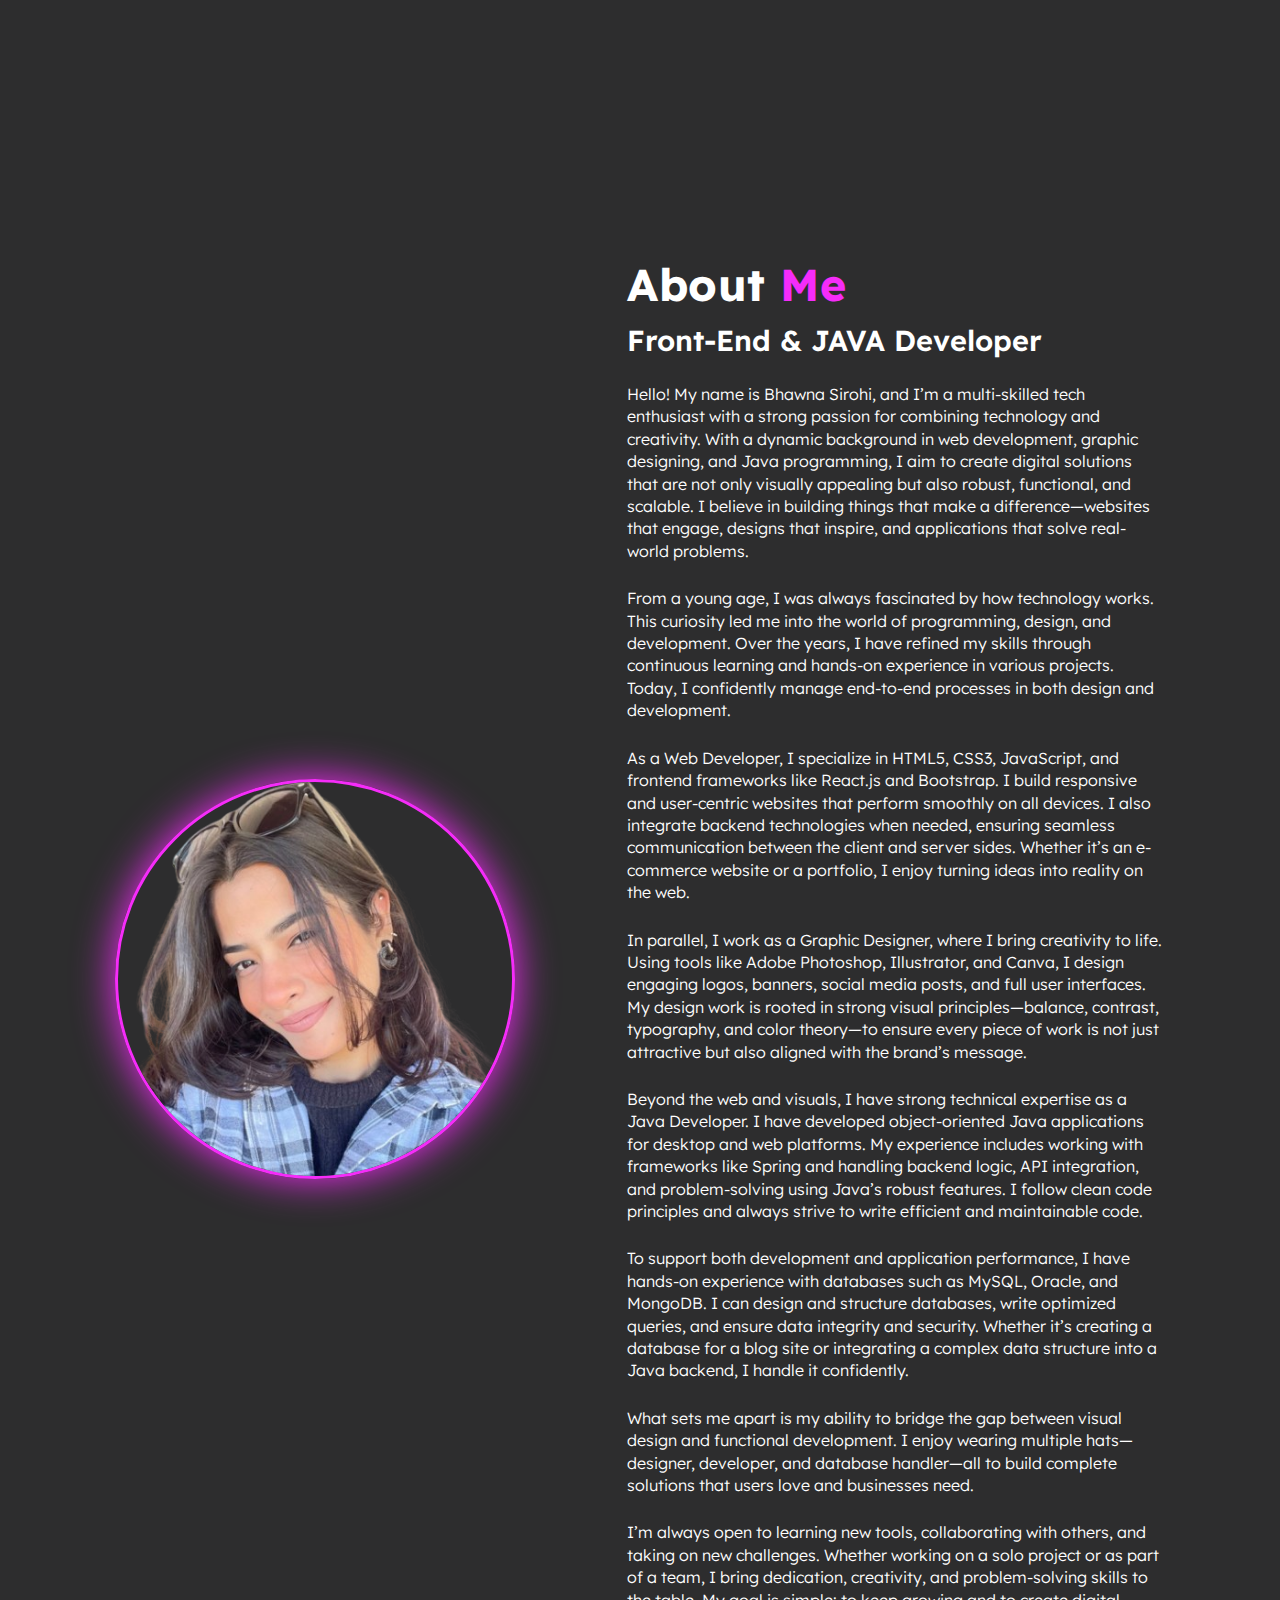
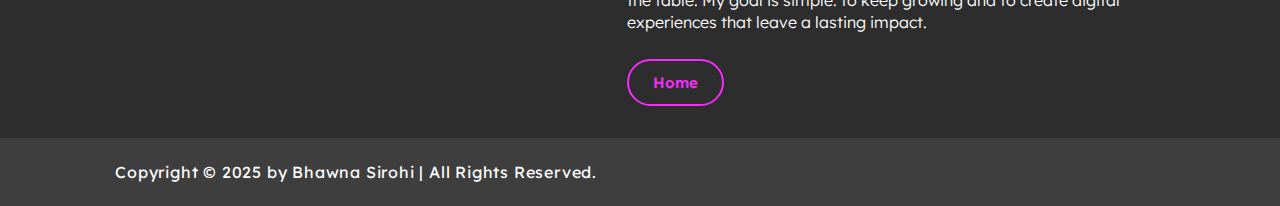
<file: about.html>
<!DOCTYPE html>
<html lang="en">

<head>
    <meta charset="UTF-8">
    <meta name="viewport" content="width=device-width, initial-scale=1.0">
    <link rel="stylesheet" href="stylr.css">
    <link rel="shortcut icon" href="Image/job_10268173.png" type="image/x-icon">
    <title>About Me</title>
</head>

<body>
    <section id="about" class="about">
        <div class="container">
            <div class="about-wrapper">
                <div class="about-left">
                    <div class="about-img">
                        <img src="Image/Bhanu img.png" alt="">
                    </div>
                </div>
                <div class="about-right">
                    <div class="about-info">
                        <h2>About <span>Me</span></h2>
                        <h3>Front-End & JAVA Developer</h3>
                        <p>
                            Hello! My name is Bhawna Sirohi, and I’m a multi-skilled tech enthusiast with a strong
                            passion for combining technology and creativity. With a dynamic background in web
                            development, graphic designing, and Java programming, I aim to create digital solutions that
                            are not only visually appealing but also robust, functional, and scalable. I believe in
                            building things that make a difference—websites that engage, designs that inspire, and
                            applications that solve real-world problems. </p>

                            <p>
                            From a young age, I was always fascinated by how technology works. This curiosity led me
                            into the world of programming, design, and development. Over the years, I have refined my
                            skills through continuous learning and hands-on experience in various projects. Today, I
                            confidently manage end-to-end processes in both design and development. </p>

                            <p>
                            As a Web Developer, I specialize in HTML5, CSS3, JavaScript, and frontend frameworks like
                            React.js and Bootstrap. I build responsive and user-centric websites that perform smoothly
                            on all devices. I also integrate backend technologies when needed, ensuring seamless
                            communication between the client and server sides. Whether it’s an e-commerce website or a
                            portfolio, I enjoy turning ideas into reality on the web. </p>

                            <p>
                            In parallel, I work as a Graphic Designer, where I bring creativity to life. Using tools
                            like Adobe Photoshop, Illustrator, and Canva, I design engaging logos, banners, social media
                            posts, and full user interfaces. My design work is rooted in strong visual
                            principles—balance, contrast, typography, and color theory—to ensure every piece of work is
                            not just attractive but also aligned with the brand’s message. </p>

                            <p>
                            Beyond the web and visuals, I have strong technical expertise as a Java Developer. I have
                            developed object-oriented Java applications for desktop and web platforms. My experience
                            includes working with frameworks like Spring and handling backend logic, API integration,
                            and problem-solving using Java’s robust features. I follow clean code principles and always
                            strive to write efficient and maintainable code. </p>

                            <p>
                            To support both development and application performance, I have hands-on experience with
                            databases such as MySQL, Oracle, and MongoDB. I can design and structure databases, write
                            optimized queries, and ensure data integrity and security. Whether it’s creating a database
                            for a blog site or integrating a complex data structure into a Java backend, I handle it
                            confidently. </p>

                            <p>
                            What sets me apart is my ability to bridge the gap between visual design and functional
                            development. I enjoy wearing multiple hats—designer, developer, and database handler—all to
                            build complete solutions that users love and businesses need. </p>

                           <p>
                            I’m always open to learning new tools, collaborating with others, and taking on new
                            challenges. Whether working on a solo project or as part of a team, I bring dedication,
                            creativity, and problem-solving skills to the table. My goal is simple: to keep growing and
                            to create digital experiences that leave a lasting impact.
                        </p>
                        <button type="submit" onclick="location.href='index.html'">Home</button>
                    </div>
                </div>
            </div>
        </div>
    </section>

    <footer class="footer">
        <div class="container">
            <div class="footer-wrapper">
                <div class="footer-info">
                    <p>Copyright &copy; 2025 by Bhawna Sirohi | All Rights Reserved.</p>
                </div>
                <!-- <div class="iconTop">
                    <a href="#home"><i class="fa-solid fa-arrow-up"></i></a>
                </div> -->
            </div>
        </div>
    </footer>
</body>

</html>
</file>
<file: stylr.css>
@import url("https://fonts.googleapis.com/css2?family=Barlow+Semi+Condensed:ital,wght@0,100;0,200;0,300;0,400;0,500;0,600;0,700;0,800;0,900;1,100;1,200;1,300;1,400;1,500;1,600;1,700;1,800;1,900&family=Lexend+Deca:wght@100..900&family=Rubik:ital,wght@0,300..900;1,300..900&display=swap");
* {
  margin: 0;
  padding: 0;
  box-sizing: border-box;
  scroll-behavior: smooth;
  font-family: "Lexend Deca", sans-serif;
}

:root {
  --text-color: #fff;
  --color: #f52cf9;
  --bg-color: #2d2d2e;
  --first: #fff;
  --second: #000;
  --mob-color: #363636;
  --box-bg: #333;
  --clr-bg: #3e3e3e;
  --place-clr: #afafaf;
}

body.dark-mode {
  --text-color: #222;
  --bg-color: #f2f2f2;
  --first: #222;
  --second: #fff;
  --mob-color: #eae6e6;
  --box-bg: #e5e5e5;
  --clr-bg: #e5e5e5;
  --place-clr: #6b6b6b;
}

body {
  background: var(--bg-color);
}
body section {
  min-height: 100vh;
  padding: 16rem 9% 2rem;
}

.container {
  max-width: 1250px;
  width: 100%;
  margin: 0 auto;
}

header {
  position: fixed;
  top: 0;
  left: 0;
  height: 90px;
  width: 100%;
  z-index: 99;
  display: flex;
  align-items: center;
  justify-content: center;
  background: var(--bg-color);
}
header nav {
  display: flex;
  align-items: center;
  justify-content: space-between;
}
header nav .logo {
  z-index: 1;
}
header nav .logo a {
  text-decoration: none;
  font-size: 32px;
  font-weight: 600;
  color: var(--first);
}
header nav .logo a span {
  color: var(--color);
}
header nav .list-darkmode-menu {
  display: flex;
  align-items: center;
  gap: 2.5rem;
}
header nav .list-darkmode-menu ul {
  display: flex;
  align-items: center;
  justify-content: center;
  gap: 35px;
  font-size: 18px;
  list-style: none;
  z-index: 1;
}
header nav .list-darkmode-menu ul li a {
  position: relative;
  text-decoration: none;
  color: var(--first);
  font-size: 18px;
  font-weight: 500;
  transition: 0.3s ease;
}
header nav .list-darkmode-menu ul li a.active {
  color: var(--color);
}
header nav .list-darkmode-menu ul li a:hover {
  color: var(--color);
}
header nav .list-darkmode-menu ul li a:hover::before {
  width: 100%;
}
header nav .list-darkmode-menu ul li a::before {
  content: "";
  position: absolute;
  bottom: -7px;
  left: 0;
  width: 0;
  height: 2.5px;
  background: var(--color);
  transition: 0.3s ease;
}
header nav .list-darkmode-menu .mode {
  color: var(--text-color);
  font-size: 24px;
  display: flex;
  align-items: center;
  cursor: pointer;
  -webkit-user-select: none;
     -moz-user-select: none;
          user-select: none;
}
header nav .list-darkmode-menu .mode .fa-moon,
header nav .list-darkmode-menu .mode .fa-sun {
  position: absolute;
  animation: animate 0.5s;
}
header nav .list-darkmode-menu .mode .fa-moon {
  display: none;
}
header nav .list-darkmode-menu .mode input:checked ~ .fa-moon {
  display: block;
}
header nav .list-darkmode-menu .mode input:checked ~ .fa-sun {
  display: none;
}
header nav .list-darkmode-menu .mode input {
  position: absolute;
  opacity: 0;
  cursor: pointer;
  height: 0;
  width: 0;
}
@keyframes animate {
  0% {
    transform: rotate(-360deg) scale(0);
    opacity: 0;
  }
  75% {
    transform: rotate(25deg);
  }
}
header nav .list-darkmode-menu .hamburger {
  position: relative;
  width: 30px;
  -webkit-appearance: none;
     -moz-appearance: none;
          appearance: none;
  cursor: pointer;
  border: none;
  outline: none;
  background: none;
  scale: 0.9;
  display: none;
}
header nav .list-darkmode-menu .hamburger .bar, header nav .list-darkmode-menu .hamburger::after, header nav .list-darkmode-menu .hamburger::before {
  content: "";
  display: block;
  width: 100%;
  height: 3px;
  background: var(--first);
  margin: 6px 0;
  transition: 0.4s;
}
header nav .list-darkmode-menu .hamburger.active::before {
  transform: rotate(-45deg) translate(-8px, 5px);
}
header nav .list-darkmode-menu .hamburger.active::after {
  transform: rotate(45deg) translate(-8px, -5px);
}
header nav .list-darkmode-menu .hamburger.active .bar {
  opacity: 0;
}

.home .home-info {
  display: flex;
  align-items: center;
  justify-content: center;
}
.home .home-info .left {
  flex: 1;
}
.home .home-info .left h3 {
  font-size: 2.5rem;
  font-weight: bold;
  letter-spacing: 0.5px;
  color: var(--first);
  border-radius: 25px;
}
.home .home-info .left h1 {
  font-size: 4.5em;
  color: var(--first);
  margin: 10px 0;
}
.home .home-info .left h4 {
  color: var(--first);
  min-width: 280px;
  font-size: 2.2em;
  font-weight: bold;
  margin-bottom: 20px;
}
.home .home-info .left h4 span {
  color: var(--color);
}
.home .home-info .left p {
  width: 90%;
  font-size: 16px;
  font-weight: 400;
  line-height: 25px;
  color: var(--first);
  -webkit-mask-box-image: 50px;
          mask-border: 50px;
  margin-bottom: 15px;
  text-align: justify;
}
.home .home-info .left .social {
  display: flex;
  align-items: center;
  gap: 15px;
  margin: 25px 0;
}
.home .home-info .left .social a {
  text-decoration: none;
  background: transparent;
  color: var(--color);
  width: 45px;
  height: 45px;
  border-radius: 50%;
  display: flex;
  align-items: center;
  justify-content: center;
  transition: 0.4s ease;
  border: 2px solid var(--color);
}
.home .home-info .left .social a i {
  font-size: 20px;
}
.home .home-info .left .social a:hover {
  color: #fff;
  background: var(--color);
  transform: translateY(-7px);
  box-shadow: 0 0 0.7rem var(--color);
}
.home .home-info .left .btn {
  display: flex;
  align-items: center;
  gap: 20px;
  margin: 25px 0;
}
.home .home-info .left .btn button {
  font-size: 15px;
  font-weight: 600;
  padding: 12px 24px;
  border-radius: 25px;
  color: var(--color);
  background: transparent;
  border: 2px solid var(--color);
  outline: none;
  cursor: pointer;
  transition: 0.3s ease-in;
}
.home .home-info .left .btn button:hover {
  color: #fff;
  background: var(--color);
  transform: translateY(-7px);
  box-shadow: 0 0 0.7rem var(--color);
}
.home .home-info .right {
  flex: 1;
}
.home .home-info .right .profile {
  text-align: right;
}
.home .home-info .right .profile img {
  width: 450px;
  height: 450px;
  -o-object-fit: cover;
     object-fit: cover;
  -o-object-position: top;
     object-position: top;
  border-radius: 50%;
  background: var(--color);
  border: 3px solid var(--color);
  box-shadow: 0 0 40px var(--color);
  cursor: pointer;
  transition: 0.3 ease;
}
.home .home-info .right .profile img:hover {
  transform: scale(1.05);
  box-shadow: 0 0 80px var(--color);
}

.about .about-wrapper {
  display: flex;
  align-items: center;
  gap: 7em;
}
.about .about-wrapper .about-left {
  flex: 1;
}
.about .about-wrapper .about-left .about-img img {
  width: 400px;
  height: 400px;
  -o-object-fit: cover;
     object-fit: cover;
  -o-object-position: top;
     object-position: top;
  border-radius: 50%;
  border: 3px solid var(--color);
  box-shadow: 0 0 40px var(--color);
  cursor: pointer;
  transition: 0.3s ease;
}
.about .about-wrapper .about-left .about-img img:hover {
  transform: scale(1.05);
  box-shadow: 0 0 80px var(--color);
}
.about .about-wrapper .about-right {
  flex: 2;
}
.about .about-wrapper .about-right .about-info h2 {
  font-size: 2.8em;
  font-weight: bold;
  letter-spacing: 0.5px;
  color: var(--first);
  margin-bottom: 10px;
}
.about .about-wrapper .about-right .about-info h2 span {
  color: var(--color);
}
.about .about-wrapper .about-right .about-info h3 {
  font-size: 1.8em;
  color: var(--first);
  font-weight: 600;
  margin-bottom: 25px;
}
.about .about-wrapper .about-right .about-info p {
  font-size: 16px;
  font-weight: 300;
  color: var(--first);
  line-height: 1.4em;
  margin-bottom: 25px;
}
.about .about-wrapper .about-right .about-info button {
  font-size: 15px;
  font-weight: 600;
  padding: 12px 24px;
  border-radius: 25px;
  color: var(--color);
  background: transparent;
  border: 2px solid var(--color);
  outline: none;
  cursor: pointer;
  transition: 0.3s ease-in;
}
.about .about-wrapper .about-right .about-info button:hover {
  color: #fff;
  background: var(--color);
  transform: translateY(-7px);
  box-shadow: 0 0 0.7rem var(--color);
}

.services h2 {
  font-size: 2.8em;
  text-align: center;
  color: var(--color);
  margin-bottom: 1.5em;
}
.services h2 span {
  color: var(--color);
}
.services .services-box {
  display: flex;
  align-items: center;
  justify-content: center;
  flex-wrap: wrap;
  gap: 2.5em;
}
.services .services-box .box {
  background: var(--box-bg);
  text-align: center;
  width: 375px;
  padding: 35px;
  border-radius: 15px;
  border: 2px solid var(--box-bg);
  display: flex;
  align-items: center;
  justify-content: center;
  flex-direction: column;
  gap: 0.8em;
  transition: 0.4s ease;
}
.services .services-box .box:hover {
  scale: 1.03;
  border: 2px solid var(--color);
}
.services .services-box .box .icon {
  font-size: 3em;
  color: var(--color);
}
.services .services-box .box h3 {
  font-size: 1.8em;
  color: var(--first);
}
.services .services-box .box p {
  font-size: 16px;
  font-weight: 300;
  color: var(--first);
  letter-spacing: 0.8px;
  line-height: 1.5em;
}
.services .services-box .box .services-btn {
  width: 300px;
  margin-top: 10px;
}
.services .services-box .box .services-btn button {
  font-size: 15px;
  font-weight: 600;
  padding: 12px 24px;
  border-radius: 25px;
  color: var(--color);
  background: transparent;
  border: 2px solid var(--color);
  outline: none;
  cursor: pointer;
  transition: 0.4s ease;
}
.services .services-box .box .services-btn button:hover {
  color: #fff;
  background: var(--color);
  transform: translateY(-7px);
  box-shadow: 0 0 0.7rem var(--color);
}

.portfolio h2 {
  font-size: 2.8em;
  text-align: center;
  color: var(--first);
  margin-bottom: 1.5em;
}
.portfolio h2 span {
  color: var(--color);
}
.portfolio .portfolio-wrapper {
  display: flex;
  align-items: center;
  justify-content: center;
  flex-wrap: wrap;
  gap: 2.5em;
}
.portfolio .portfolio-wrapper .portfolio-box {
  position: relative;
  width: 375px;
  overflow: hidden;
  border-radius: 15px;
  box-shadow: 0 0 1em rgba(0, 0, 0, 0.3);
  cursor: pointer;
}
.portfolio .portfolio-wrapper .portfolio-box img {
  width: 100%;
  border-radius: 15px;
  transition: 0.5% ease;
}
.portfolio .portfolio-wrapper .portfolio-box:hover img {
  transform: scale(1.1);
}
.portfolio .portfolio-wrapper .portfolio-box .portfolio-info {
  position: absolute;
  bottom: 0;
  left: 0;
  width: 100%;
  height: 100%;
  padding: 0 1.5em;
  background: linear-gradient(rgba(0, 0, 0, 0.4), var(--color));
  display: flex;
  align-items: center;
  justify-content: center;
  flex-direction: column;
  text-align: center;
  transform: translateY(100%);
  transition: 0.5s ease;
}
.portfolio .portfolio-wrapper .portfolio-box .portfolio-info h4 {
  font-size: 2em;
  color: #fff;
  margin-bottom: 5px;
}
.portfolio .portfolio-wrapper .portfolio-box .portfolio-info p {
  font-size: 16px;
  font-weight: 400;
  line-height: 1.4em;
  margin: 10px 15px 15px;
  color: #fff;
}
.portfolio .portfolio-wrapper .portfolio-box .portfolio-info a {
  display: inline-flex;
  align-items: center;
  justify-content: center;
  width: 3em;
  height: 3em;
  background: #fff;
  border-radius: 50%;
}
.portfolio .portfolio-wrapper .portfolio-box .portfolio-info a i {
  font-size: 1em;
  color: #000;
}
.portfolio .portfolio-wrapper .portfolio-box:hover .portfolio-info {
  transform: translateY(0);
}

.contact h2 {
  font-size: 2.8em;
  text-align: center;
  color: var(--first);
  margin-bottom: 1em;
}
.contact h2 span {
  color: var(--color);
}
.contact form {
  max-width: 40em;
  margin: 1em auto;
  text-align: center;
  margin-bottom: 3em;
}
.contact form .input-box {
  display: flex;
  justify-content: space-between;
  flex-wrap: wrap;
}
.contact form .input-box input {
  width: 49%;
  padding: 1em;
  font-size: 16px;
  color: var(--first);
  background: var(--clr-bg);
  border: none;
  outline: none;
  border-radius: 8px;
  margin: 8px 0;
}
.contact form .input-box input::-moz-placeholder {
  color: var(--place-clr);
}
.contact form .input-box input::placeholder {
  color: var(--place-clr);
}
.contact form textarea {
  width: 100%;
  padding: 15px;
  font-size: 16px;
  color: var(--first);
  background: var(--clr-bg);
  border: none;
  outline: none;
  resize: none;
  border-radius: 8px;
  margin: 8px 0;
}
.contact form textarea::-moz-placeholder {
  color: var(--place-clr);
}
.contact form textarea::placeholder {
  color: var(--place-clr);
}
.contact form button {
  font-size: 15px;
  font-weight: 600;
  padding: 12px 24px;
  margin-top: 1em;
  border-radius: 25px;
  color: #fff;
  background: var(--color);
  border: 2px solid var(--color);
  outline: none;
  cursor: pointer;
  transition: 0.3s ease-in;
}
.contact form button:hover {
  color: var(--color);
  background: transparent;
  transform: translateY(-7px);
  box-shadow: 0 0 0.7em var(--color);
}

.footer {
  padding: 1.5em 9%;
  display: flex;
  align-items: center;
  background: var(--clr-bg);
}
.footer .footer-wrapper {
  display: flex;
  align-items: center;
  justify-content: space-between;
  flex-wrap: wrap;
}
.footer .footer-wrapper .footer-info p {
  font-size: 16px;
  letter-spacing: 0.8px;
  color: var(--first);
}
.footer .footer-wrapper .iconTop a {
  text-decoration: none;
  display: inline-flex;
  align-items: center;
  justify-content: center;
  width: 2.5em;
  height: 2.5em;
  padding: 0.7rem;
  border-radius: 10px;
  background: var(--color);
  transition: 0.4s;
}
.footer .footer-wrapper .iconTop a:hover {
  box-shadow: 0 0 0.7rem var(--color);
}
.footer .footer-wrapper .iconTop a i {
  font-size: 1em;
  color: #fff;
}

@media screen and (max-width: 1280px) {
  .home .home-info .left h1 {
    font-size: 4em;
  }
  .home .home-info .right .profile img {
    width: 400px;
    height: 400px;
  }
  .services .services-box {
    justify-content: center;
  }
}
@media screen and (max-width: 992px) {
  body section {
    padding: 8rem 5% 2rem;
  }
  header {
    background: var(--mob-color);
    position: sticky;
    top: 0;
    padding: 0.5%;
    z-index: 9;
  }
  header nav .list-darkmode-menu ul {
    position: fixed;
    top: 89px;
    left: -100%;
    max-width: 60%;
    width: 100%;
    height: 100vh;
    background: var(--mob-color);
    align-items: flex-start;
    justify-content: flex-start;
    flex-direction: column;
    gap: 30px;
    padding: 2rem 5% 0;
    transition: 0.3s ease;
  }
  header nav .list-darkmode-menu ul li a {
    font-size: 22px;
  }
  header nav .list-darkmode-menu ul.active {
    left: 0%;
  }
  header nav .list-darkmode-menu .hamburger {
    display: block;
  }
  .home {
    padding: 8rem 5% 2rem;
  }
  .home .home-info {
    flex-direction: column-reverse;
  }
  .home .home-info .left {
    padding-top: 50px;
  }
  .home .home-info .left p {
    width: 100%;
  }
  .home .home-info .left .social {
    display: none;
  }
  .home .home-info .right .profile {
    margin-top: 25px;
  }
  .home .home-info .right .profile img {
    width: 375px;
    height: 375px;
  }
  .home .home-info .right .profile img:hover {
    box-shadow: 0 0 60px var(--color);
  }
  .about .about-wrapper {
    flex-direction: column;
  }
  .about .about-wrapper .about-left .about-img img {
    width: 375px;
    height: 375px;
  }
  .about .about-wrapper .about-left .about-img img:hover {
    box-shadow: 0 0 60px var(--color);
  }
}
@media screen and (max-width: 767px) {
  header nav .list-darkmode-menu ul li a {
    font-size: 20px;
  }
  .home .home-info .left h1 {
    font-size: 3.6em;
  }
  .home .home-info .left h4 {
    font-size: 1.8em;
  }
  .home .home-info .left p {
    font-size: 14px;
  }
  .home .home-info .right .profile img {
    width: 350px;
    height: 350px;
  }
  .services .services-box .box {
    width: 340px;
  }
  .portfolio .portfolio-wrapper .portfolio-box {
    width: 340px;
  }
}
@media screen and (max-width: 567px) {
  header nav .logo a {
    font-size: 28px;
  }
  .home .home-info .left h3 {
    font-size: 1.8em;
  }
  .home .home-info .left h1 {
    font-size: 2.5em;
  }
  .home .home-info .left h4 {
    font-size: 1.4em;
  }
  .home .home-info .left p {
    font-size: 14px;
  }
  .home .home-info .right .profile img {
    width: 280px;
    height: 280px;
  }
  .about .about-wrapper .about-left .about-img img {
    width: 280px;
    height: 280px;
  }
  .about .about-wrapper .about-right .about-info h2 {
    font-size: 2.5em;
  }
  .services h2 {
    font-size: 2.5em;
  }
  .portfolio h2 {
    font-size: 2.5em;
  }
  .contact h2 {
    font-size: 2.5em;
  }
  .contact form .input-box input {
    width: 100%;
  }
  .footer {
    padding: 1.2em 5%;
  }
  .footer .footer-wrapper {
    flex-direction: column-reverse;
    text-align: center;
  }
  .footer .footer-wrapper .footer-info {
    line-height: 1.5em;
  }
  .footer .footer-wrapper .iconTop {
    margin-bottom: 1em;
  }
}/*# sourceMappingURL=stylr.css.map */
</file>
